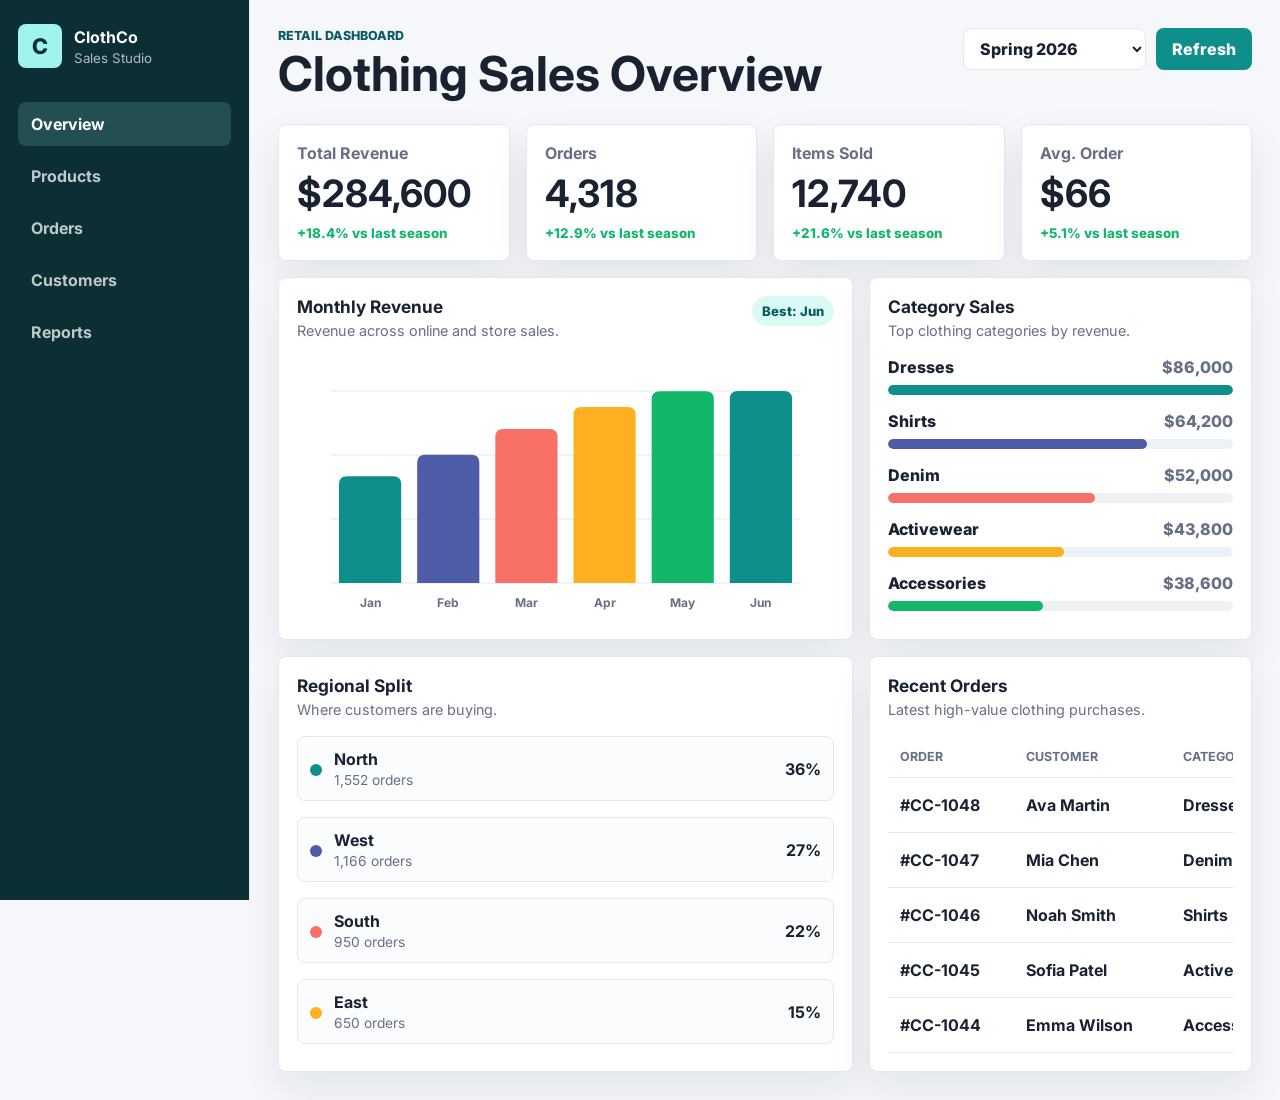
<file: index.html>
<!DOCTYPE html>
<html lang="en">
<head>
  <meta charset="UTF-8">
  <meta name="viewport" content="width=device-width, initial-scale=1.0">
  <title>Clothing Sales Dashboard</title>
  <link rel="preconnect" href="https://fonts.googleapis.com">
  <link rel="preconnect" href="https://fonts.gstatic.com" crossorigin>
  <link href="https://fonts.googleapis.com/css2?family=Inter:wght@400;500;600;700;800&display=swap" rel="stylesheet">
  <link rel="stylesheet" href="styles.css">
</head>
<body>
  <div class="dashboard">
    <aside class="sidebar" aria-label="Dashboard navigation">
      <div class="brand">
        <span class="brand-mark">C</span>
        <div>
          <strong>ClothCo</strong>
          <small>Sales Studio</small>
        </div>
      </div>

      <nav>
        <a class="active" href="#">Overview</a>
        <a href="#">Products</a>
        <a href="#">Orders</a>
        <a href="#">Customers</a>
        <a href="#">Reports</a>
      </nav>
    </aside>

    <main class="main-content">
      <header class="topbar">
        <div>
          <p class="eyebrow">Retail dashboard</p>
          <h1>Clothing Sales Overview</h1>
        </div>
        <div class="filters">
          <select id="seasonFilter" aria-label="Select sales season">
            <option value="spring">Spring 2026</option>
            <option value="summer">Summer 2026</option>
            <option value="winter">Winter 2025</option>
          </select>
          <button type="button" id="refreshButton">Refresh</button>
        </div>
      </header>

      <section class="kpi-grid" aria-label="Key sales metrics">
        <article class="kpi-card">
          <span>Total Revenue</span>
          <strong id="revenueMetric">$0</strong>
          <small id="revenueTrend">+0% vs last season</small>
        </article>
        <article class="kpi-card">
          <span>Orders</span>
          <strong id="ordersMetric">0</strong>
          <small id="ordersTrend">+0% vs last season</small>
        </article>
        <article class="kpi-card">
          <span>Items Sold</span>
          <strong id="itemsMetric">0</strong>
          <small id="itemsTrend">+0% vs last season</small>
        </article>
        <article class="kpi-card">
          <span>Avg. Order</span>
          <strong id="averageMetric">$0</strong>
          <small id="averageTrend">+0% vs last season</small>
        </article>
      </section>

      <section class="dashboard-grid">
        <article class="panel revenue-panel">
          <div class="panel-heading">
            <div>
              <h2>Monthly Revenue</h2>
              <p>Revenue across online and store sales.</p>
            </div>
            <span id="bestMonthBadge">Best: -</span>
          </div>
          <canvas id="revenueChart" height="260" aria-label="Monthly revenue chart"></canvas>
        </article>

        <article class="panel">
          <div class="panel-heading">
            <div>
              <h2>Category Sales</h2>
              <p>Top clothing categories by revenue.</p>
            </div>
          </div>
          <div class="category-list" id="categoryList"></div>
        </article>

        <article class="panel">
          <div class="panel-heading">
            <div>
              <h2>Regional Split</h2>
              <p>Where customers are buying.</p>
            </div>
          </div>
          <div class="region-list" id="regionList"></div>
        </article>

        <article class="panel orders-panel">
          <div class="panel-heading">
            <div>
              <h2>Recent Orders</h2>
              <p>Latest high-value clothing purchases.</p>
            </div>
          </div>
          <div class="table-wrap">
            <table>
              <thead>
                <tr>
                  <th>Order</th>
                  <th>Customer</th>
                  <th>Category</th>
                  <th>Status</th>
                  <th>Total</th>
                </tr>
              </thead>
              <tbody id="ordersTable"></tbody>
            </table>
          </div>
        </article>
      </section>
    </main>
  </div>

  <script src="script.js"></script>
</body>
</html>
</file>
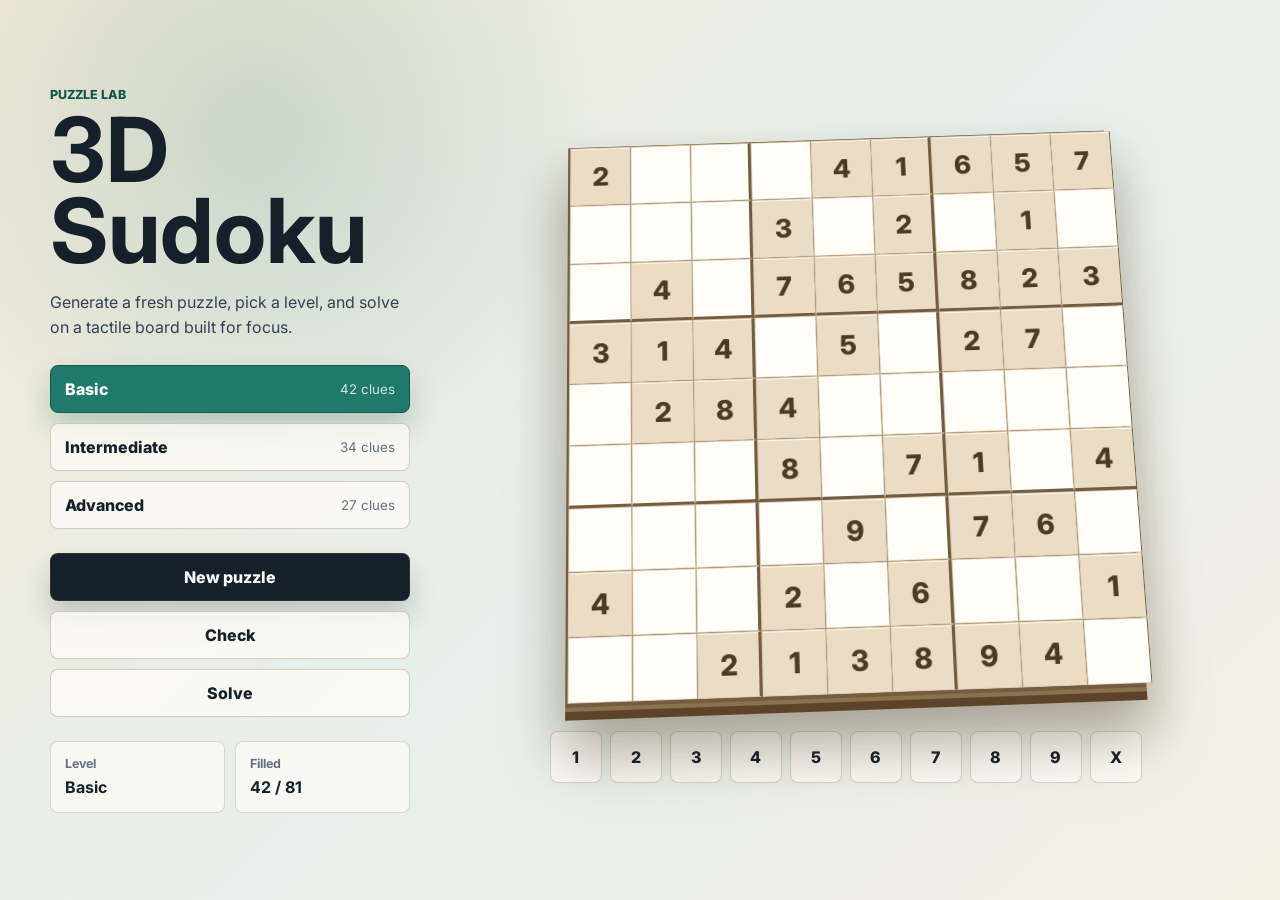
<file: sudoku.html>
<!DOCTYPE html>
<html lang="en">
<head>
  <meta charset="UTF-8">
  <meta name="viewport" content="width=device-width, initial-scale=1.0">
  <title>3D Sudoku Generator</title>
  <link rel="preconnect" href="https://fonts.googleapis.com">
  <link rel="preconnect" href="https://fonts.gstatic.com" crossorigin>
  <link href="https://fonts.googleapis.com/css2?family=Inter:wght@400;600;700;800&display=swap" rel="stylesheet">
  <link rel="stylesheet" href="sudoku.css">
</head>
<body>
  <main class="app-shell">
    <section class="control-panel" aria-label="Sudoku controls">
      <div>
        <p class="eyebrow">Puzzle Lab</p>
        <h1>3D Sudoku</h1>
        <p class="summary">Generate a fresh puzzle, pick a level, and solve on a tactile board built for focus.</p>
      </div>

      <div class="difficulty-group" role="group" aria-label="Choose difficulty">
        <button class="difficulty-button active" type="button" data-level="basic">
          <span>Basic</span>
          <small>42 clues</small>
        </button>
        <button class="difficulty-button" type="button" data-level="intermediate">
          <span>Intermediate</span>
          <small>34 clues</small>
        </button>
        <button class="difficulty-button" type="button" data-level="advanced">
          <span>Advanced</span>
          <small>27 clues</small>
        </button>
      </div>

      <div class="actions">
        <button class="primary-action" type="button" id="newPuzzleButton">New puzzle</button>
        <button class="secondary-action" type="button" id="checkButton">Check</button>
        <button class="secondary-action" type="button" id="solveButton">Solve</button>
      </div>

      <div class="status-strip" aria-live="polite">
        <div>
          <span class="label">Level</span>
          <strong id="levelText">Basic</strong>
        </div>
        <div>
          <span class="label">Filled</span>
          <strong id="filledText">0 / 81</strong>
        </div>
      </div>
    </section>

    <section class="board-stage" aria-label="Sudoku board">
      <div class="board-perspective">
        <div class="sudoku-board" id="sudokuBoard"></div>
      </div>
      <div class="number-pad" id="numberPad" aria-label="Number pad"></div>
    </section>
  </main>

  <script src="sudoku.js"></script>
</body>
</html>
</file>
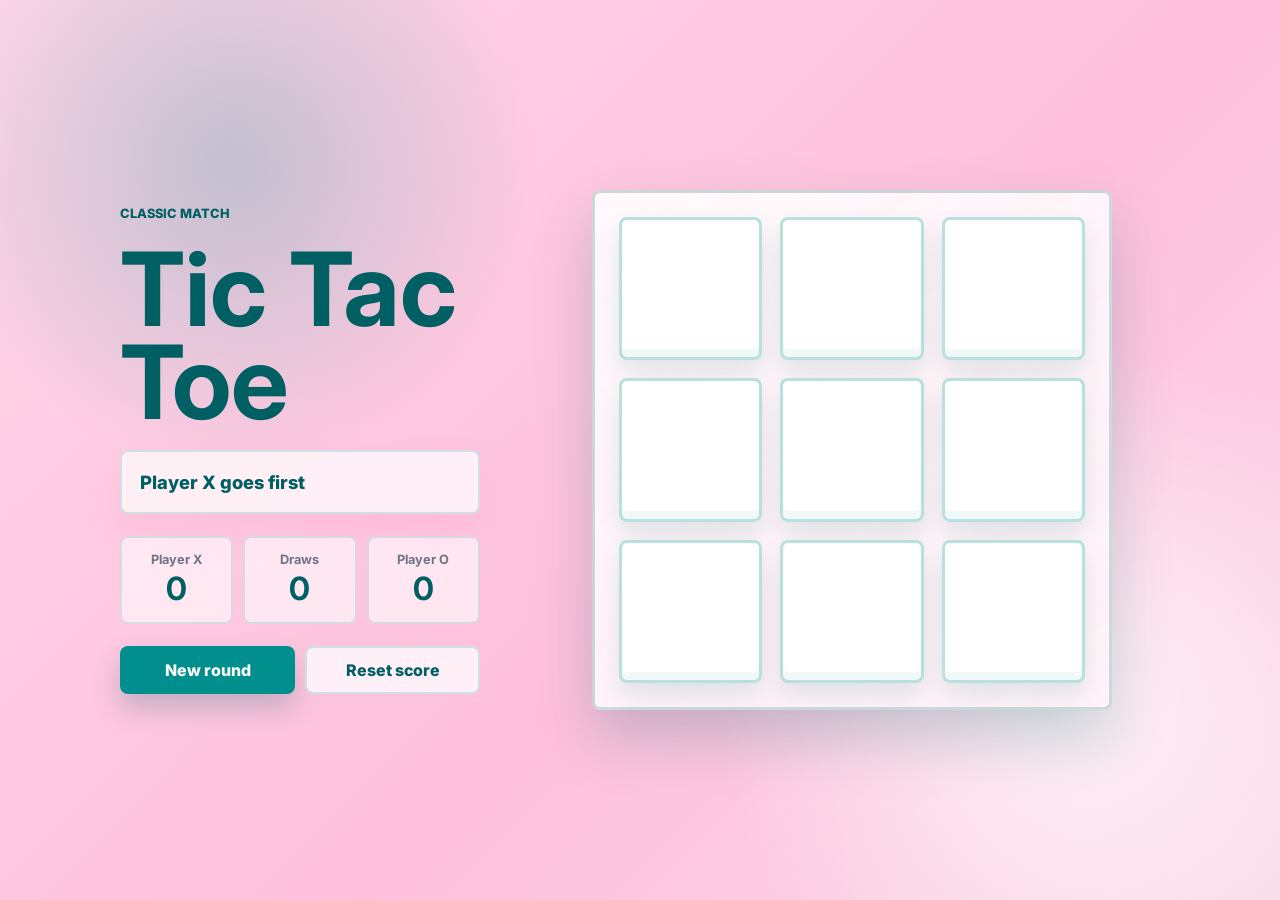
<file: tic-tac-toe.html>
<!DOCTYPE html>
<html lang="en">
<head>
  <meta charset="UTF-8">
  <meta name="viewport" content="width=device-width, initial-scale=1.0">
  <title>Pink Teal Tic Tac Toe</title>
  <link rel="preconnect" href="https://fonts.googleapis.com">
  <link rel="preconnect" href="https://fonts.gstatic.com" crossorigin>
  <link href="https://fonts.googleapis.com/css2?family=Inter:wght@400;600;700;800&display=swap" rel="stylesheet">
  <link rel="stylesheet" href="tic-tac-toe.css">
</head>
<body>
  <main class="game-shell">
    <section class="game-panel" aria-labelledby="gameTitle">
      <p class="eyebrow">Classic Match</p>
      <h1 id="gameTitle">Tic Tac Toe</h1>
      <p class="status" id="statusText" aria-live="polite">Player X goes first</p>

      <div class="scoreboard" aria-label="Scoreboard">
        <div>
          <span>Player X</span>
          <strong id="scoreX">0</strong>
        </div>
        <div>
          <span>Draws</span>
          <strong id="scoreDraw">0</strong>
        </div>
        <div>
          <span>Player O</span>
          <strong id="scoreO">0</strong>
        </div>
      </div>

      <div class="actions">
        <button type="button" id="newRoundButton">New round</button>
        <button type="button" id="resetScoreButton">Reset score</button>
      </div>
    </section>

    <section class="board-wrap" aria-label="Tic Tac Toe board">
      <div class="board" id="board">
        <button class="cell" type="button" aria-label="Cell 1"></button>
        <button class="cell" type="button" aria-label="Cell 2"></button>
        <button class="cell" type="button" aria-label="Cell 3"></button>
        <button class="cell" type="button" aria-label="Cell 4"></button>
        <button class="cell" type="button" aria-label="Cell 5"></button>
        <button class="cell" type="button" aria-label="Cell 6"></button>
        <button class="cell" type="button" aria-label="Cell 7"></button>
        <button class="cell" type="button" aria-label="Cell 8"></button>
        <button class="cell" type="button" aria-label="Cell 9"></button>
      </div>
    </section>
  </main>

  <script src="tic-tac-toe.js"></script>
</body>
</html>
</file>
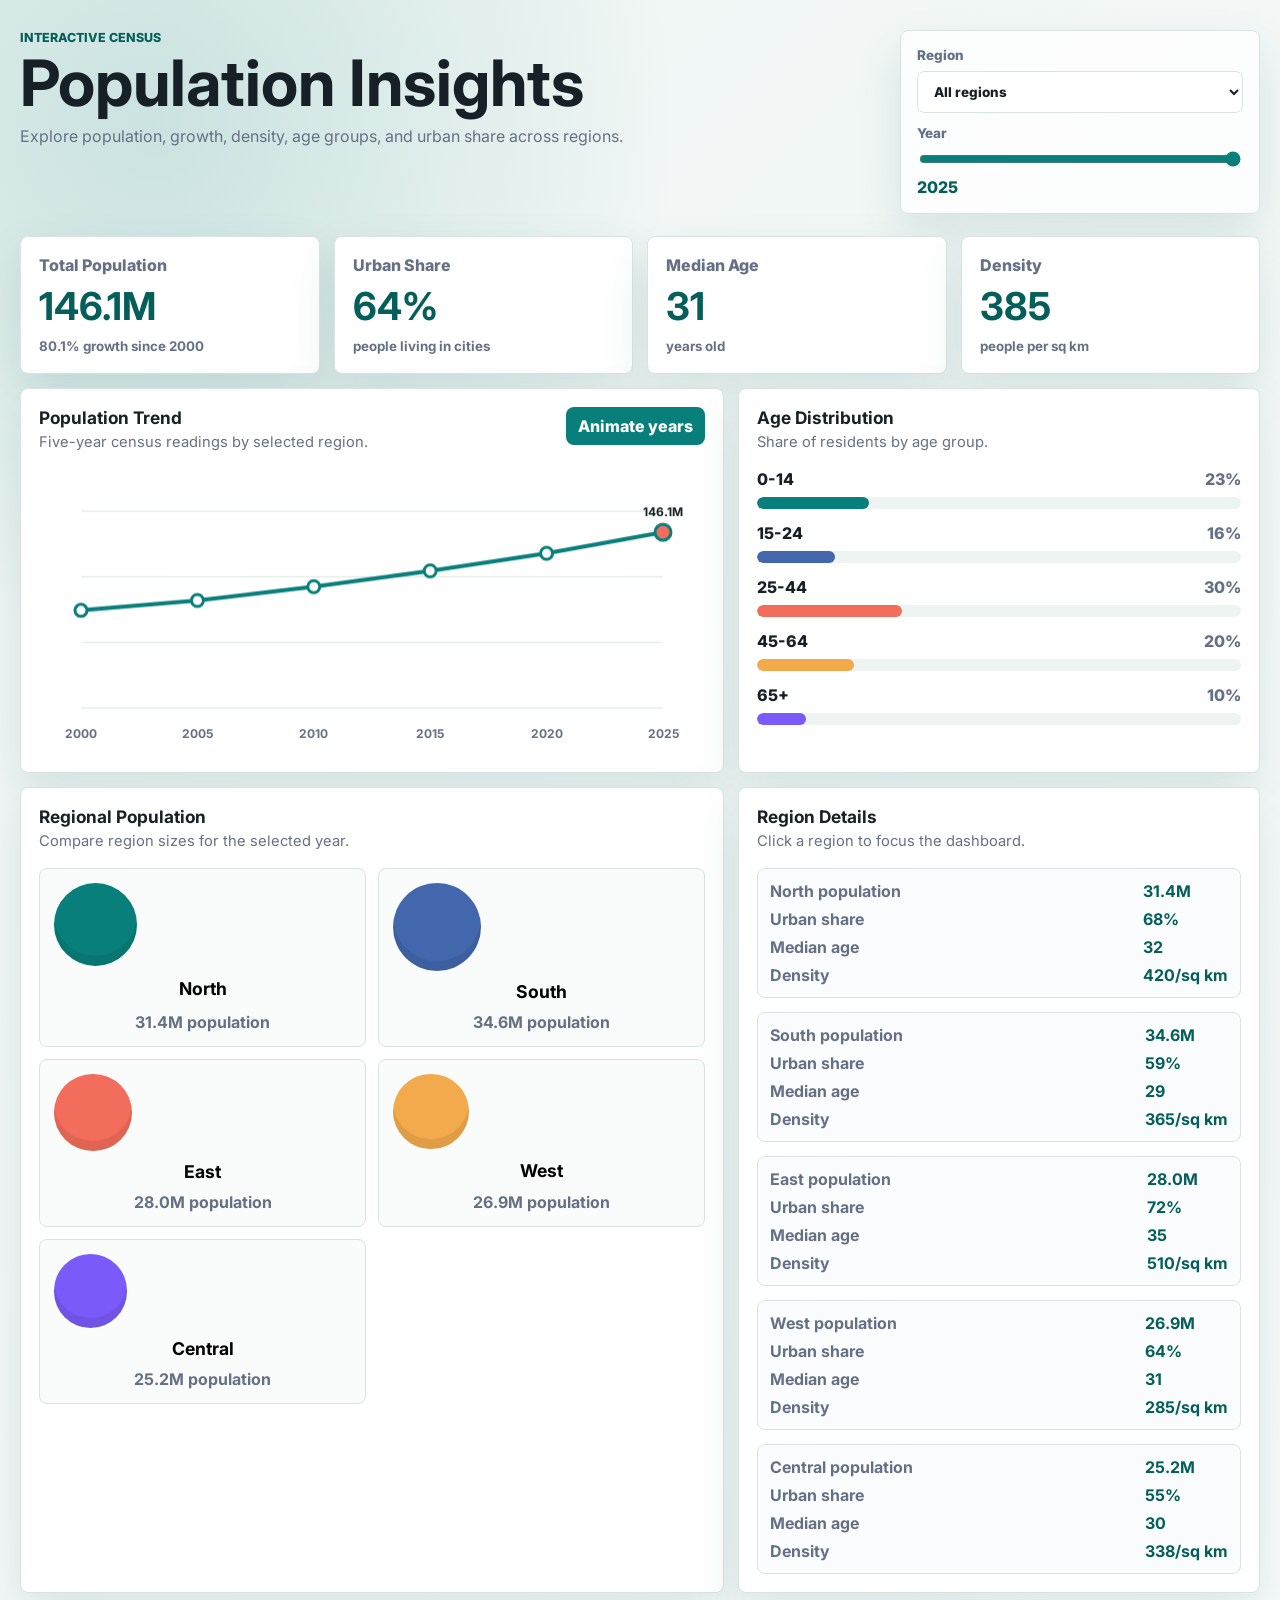
<file: Population-Census/population-census.html>
<!DOCTYPE html>
<html lang="en">
<head>
  <meta charset="UTF-8">
  <meta name="viewport" content="width=device-width, initial-scale=1.0">
  <title>Population Census Visualization</title>
  <link rel="preconnect" href="https://fonts.googleapis.com">
  <link rel="preconnect" href="https://fonts.gstatic.com" crossorigin>
  <link href="https://fonts.googleapis.com/css2?family=Inter:wght@400;500;600;700;800&display=swap" rel="stylesheet">
  <link rel="stylesheet" href="population-census.css">
</head>
<body>
  <main class="dashboard">
    <header class="hero">
      <div>
        <p class="eyebrow">Interactive Census</p>
        <h1>Population Insights</h1>
        <p class="summary">Explore population, growth, density, age groups, and urban share across regions.</p>
      </div>

      <div class="controls" aria-label="Visualization controls">
        <label>
          Region
          <select id="regionSelect">
            <option value="all">All regions</option>
            <option value="north">North</option>
            <option value="south">South</option>
            <option value="east">East</option>
            <option value="west">West</option>
            <option value="central">Central</option>
          </select>
        </label>

        <label>
          Year
          <input id="yearSlider" type="range" min="2000" max="2025" value="2025" step="5">
          <span id="yearValue">2025</span>
        </label>
      </div>
    </header>

    <section class="kpi-grid" aria-label="Census summary">
      <article class="kpi-card">
        <span>Total Population</span>
        <strong id="populationMetric">0</strong>
        <small id="growthMetric">0% growth</small>
      </article>
      <article class="kpi-card">
        <span>Urban Share</span>
        <strong id="urbanMetric">0%</strong>
        <small>people living in cities</small>
      </article>
      <article class="kpi-card">
        <span>Median Age</span>
        <strong id="ageMetric">0</strong>
        <small>years old</small>
      </article>
      <article class="kpi-card">
        <span>Density</span>
        <strong id="densityMetric">0</strong>
        <small>people per sq km</small>
      </article>
    </section>

    <section class="visual-grid">
      <article class="panel trend-panel">
        <div class="panel-heading">
          <div>
            <h2>Population Trend</h2>
            <p>Five-year census readings by selected region.</p>
          </div>
          <button type="button" id="animateButton">Animate years</button>
        </div>
        <canvas id="trendChart" height="280" aria-label="Population trend chart"></canvas>
      </article>

      <article class="panel">
        <div class="panel-heading">
          <div>
            <h2>Age Distribution</h2>
            <p>Share of residents by age group.</p>
          </div>
        </div>
        <div class="age-list" id="ageList"></div>
      </article>

      <article class="panel">
        <div class="panel-heading">
          <div>
            <h2>Regional Population</h2>
            <p>Compare region sizes for the selected year.</p>
          </div>
        </div>
        <div class="region-map" id="regionMap"></div>
      </article>

      <article class="panel">
        <div class="panel-heading">
          <div>
            <h2>Region Details</h2>
            <p>Click a region to focus the dashboard.</p>
          </div>
        </div>
        <div class="detail-list" id="detailList"></div>
      </article>
    </section>
  </main>

  <script src="population-census.js"></script>
</body>
</html>
</file>
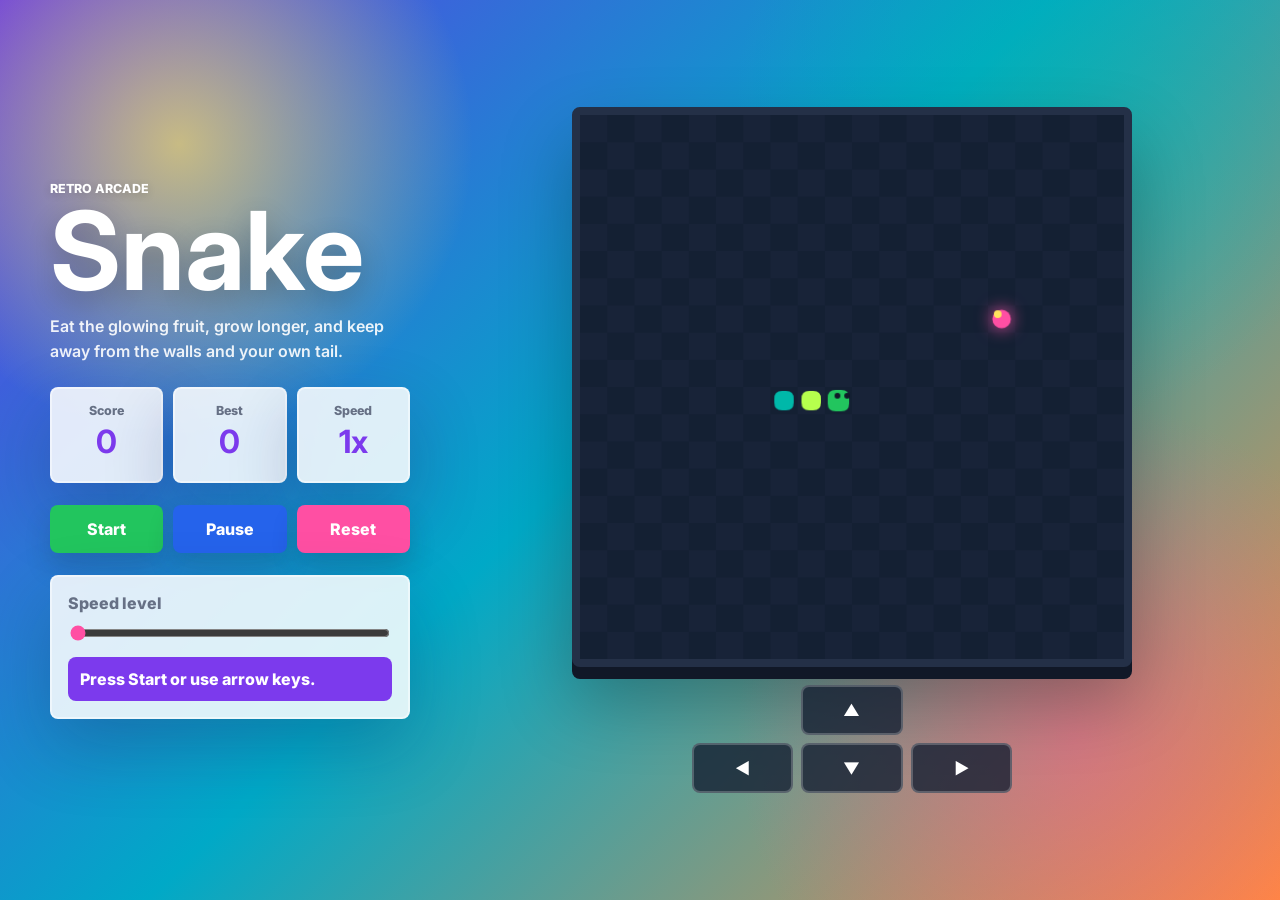
<file: Snake-Game/snake.html>
<!DOCTYPE html>
<html lang="en">
<head>
  <meta charset="UTF-8">
  <meta name="viewport" content="width=device-width, initial-scale=1.0">
  <title>Retro Snake Game</title>
  <link rel="preconnect" href="https://fonts.googleapis.com">
  <link rel="preconnect" href="https://fonts.gstatic.com" crossorigin>
  <link href="https://fonts.googleapis.com/css2?family=Inter:wght@400;600;700;800&display=swap" rel="stylesheet">
  <link rel="stylesheet" href="snake.css">
</head>
<body>
  <main class="game-shell">
    <section class="side-panel" aria-label="Snake game controls">
      <div>
        <p class="eyebrow">Retro Arcade</p>
        <h1>Snake</h1>
        <p class="summary">Eat the glowing fruit, grow longer, and keep away from the walls and your own tail.</p>
      </div>

      <div class="stats-grid">
        <article>
          <span>Score</span>
          <strong id="scoreText">0</strong>
        </article>
        <article>
          <span>Best</span>
          <strong id="bestText">0</strong>
        </article>
        <article>
          <span>Speed</span>
          <strong id="speedText">1x</strong>
        </article>
      </div>

      <div class="actions">
        <button type="button" id="startButton">Start</button>
        <button type="button" id="pauseButton">Pause</button>
        <button type="button" id="resetButton">Reset</button>
      </div>

      <div class="mode-panel">
        <label>
          Speed level
          <input id="speedSlider" type="range" min="1" max="5" value="1">
        </label>
        <p id="statusText" aria-live="polite">Press Start or use arrow keys.</p>
      </div>
    </section>

    <section class="play-area" aria-label="Snake game board">
      <canvas id="gameCanvas" width="560" height="560"></canvas>
      <div class="touch-pad" aria-label="Touch controls">
        <button type="button" data-direction="up" aria-label="Move up">▲</button>
        <button type="button" data-direction="left" aria-label="Move left">◀</button>
        <button type="button" data-direction="down" aria-label="Move down">▼</button>
        <button type="button" data-direction="right" aria-label="Move right">▶</button>
      </div>
    </section>
  </main>

  <script src="snake.js"></script>
</body>
</html>
</file>
<file: styles.css>
:root {
  --bg: #f5f7fb;
  --panel: #ffffff;
  --ink: #182230;
  --muted: #667085;
  --line: #e4e7ec;
  --teal: #0f8f8c;
  --teal-dark: #075d62;
  --coral: #f97066;
  --gold: #fdb022;
  --blue: #4e5ba6;
  --green: #12b76a;
  --shadow: 0 18px 40px rgba(16, 24, 40, 0.08);
}

* {
  box-sizing: border-box;
}

body {
  min-height: 100vh;
  margin: 0;
  font-family: Inter, system-ui, -apple-system, BlinkMacSystemFont, "Segoe UI", sans-serif;
  color: var(--ink);
  background: var(--bg);
}

button,
select {
  font: inherit;
}

.dashboard {
  min-height: 100vh;
  display: grid;
  grid-template-columns: 250px 1fr;
}

.sidebar {
  position: sticky;
  top: 0;
  height: 100vh;
  padding: 24px 18px;
  border-right: 1px solid var(--line);
  background: #0b2f35;
  color: #ffffff;
}

.brand {
  display: flex;
  align-items: center;
  gap: 12px;
  margin-bottom: 34px;
}

.brand-mark {
  width: 44px;
  height: 44px;
  display: grid;
  place-items: center;
  border-radius: 8px;
  color: #0b2f35;
  background: #9ff4ed;
  font-weight: 800;
  font-size: 1.35rem;
}

.brand strong,
.brand small {
  display: block;
}

.brand small {
  margin-top: 3px;
  color: rgba(255, 255, 255, 0.68);
}

nav {
  display: grid;
  gap: 8px;
}

nav a {
  padding: 12px 13px;
  border-radius: 8px;
  color: rgba(255, 255, 255, 0.74);
  text-decoration: none;
  font-weight: 700;
}

nav a.active,
nav a:hover {
  color: #ffffff;
  background: rgba(159, 244, 237, 0.16);
}

.main-content {
  padding: 28px;
}

.topbar {
  display: flex;
  justify-content: space-between;
  align-items: flex-start;
  gap: 18px;
  margin-bottom: 24px;
}

.eyebrow {
  margin: 0 0 6px;
  color: var(--teal-dark);
  font-size: 0.78rem;
  font-weight: 800;
  letter-spacing: 0;
  text-transform: uppercase;
}

h1,
h2,
p {
  margin-top: 0;
}

h1 {
  margin-bottom: 0;
  font-size: clamp(1.9rem, 4vw, 3rem);
  line-height: 1.06;
  letter-spacing: 0;
}

.filters {
  display: flex;
  gap: 10px;
}

select,
.filters button {
  min-height: 42px;
  border-radius: 8px;
  font-weight: 800;
}

select {
  min-width: 160px;
  padding: 0 36px 0 12px;
  border: 1px solid var(--line);
  color: var(--ink);
  background: var(--panel);
}

.filters button {
  border: 0;
  padding: 0 16px;
  color: #ffffff;
  background: var(--teal);
  cursor: pointer;
}

.kpi-grid {
  display: grid;
  grid-template-columns: repeat(4, minmax(0, 1fr));
  gap: 16px;
  margin-bottom: 16px;
}

.kpi-card,
.panel {
  border: 1px solid var(--line);
  border-radius: 8px;
  background: var(--panel);
  box-shadow: var(--shadow);
}

.kpi-card {
  min-height: 132px;
  padding: 18px;
}

.kpi-card span {
  display: block;
  color: var(--muted);
  font-weight: 700;
  margin-bottom: 12px;
}

.kpi-card strong {
  display: block;
  margin-bottom: 10px;
  font-size: clamp(1.8rem, 4vw, 2.35rem);
  line-height: 1;
}

.kpi-card small {
  color: var(--green);
  font-weight: 800;
}

.dashboard-grid {
  display: grid;
  grid-template-columns: 1.5fr 1fr;
  gap: 16px;
}

.panel {
  min-width: 0;
  padding: 18px;
}

.revenue-panel,
.orders-panel {
  grid-column: span 1;
}

.panel-heading {
  display: flex;
  justify-content: space-between;
  align-items: flex-start;
  gap: 16px;
  margin-bottom: 18px;
}

.panel-heading h2 {
  margin-bottom: 5px;
  font-size: 1.08rem;
}

.panel-heading p {
  margin-bottom: 0;
  color: var(--muted);
  font-size: 0.9rem;
}

#bestMonthBadge {
  white-space: nowrap;
  padding: 7px 10px;
  border-radius: 999px;
  color: var(--teal-dark);
  background: #dcfaf5;
  font-size: 0.82rem;
  font-weight: 800;
}

canvas {
  width: 100%;
  max-width: 100%;
}

.category-list,
.region-list {
  display: grid;
  gap: 16px;
}

.metric-row {
  display: grid;
  gap: 8px;
}

.metric-top {
  display: flex;
  justify-content: space-between;
  gap: 12px;
  font-weight: 800;
}

.metric-top span:last-child {
  color: var(--muted);
}

.bar-track {
  height: 10px;
  border-radius: 999px;
  overflow: hidden;
  background: #edf2f7;
}

.bar-fill {
  height: 100%;
  border-radius: inherit;
  background: var(--teal);
}

.region-card {
  display: grid;
  grid-template-columns: auto 1fr auto;
  gap: 12px;
  align-items: center;
  padding: 12px;
  border: 1px solid var(--line);
  border-radius: 8px;
  background: #fbfcfe;
}

.region-dot {
  width: 12px;
  height: 12px;
  border-radius: 50%;
  background: var(--teal);
}

.region-card strong,
.region-card span {
  display: block;
}

.region-card span {
  margin-top: 3px;
  color: var(--muted);
  font-size: 0.86rem;
}

.table-wrap {
  overflow-x: auto;
}

table {
  width: 100%;
  border-collapse: collapse;
  min-width: 620px;
}

th,
td {
  padding: 13px 12px;
  border-bottom: 1px solid var(--line);
  text-align: left;
  white-space: nowrap;
}

th {
  color: var(--muted);
  font-size: 0.78rem;
  text-transform: uppercase;
}

td {
  font-weight: 700;
}

.status-pill {
  display: inline-flex;
  align-items: center;
  min-height: 28px;
  padding: 0 10px;
  border-radius: 999px;
  color: var(--teal-dark);
  background: #dcfaf5;
  font-size: 0.82rem;
}

.status-pill.pending {
  color: #93370d;
  background: #fef0c7;
}

@media (max-width: 1040px) {
  .dashboard {
    grid-template-columns: 1fr;
  }

  .sidebar {
    position: static;
    height: auto;
  }

  nav {
    grid-template-columns: repeat(5, minmax(max-content, 1fr));
    overflow-x: auto;
  }

  .kpi-grid,
  .dashboard-grid {
    grid-template-columns: repeat(2, minmax(0, 1fr));
  }
}

@media (max-width: 720px) {
  .main-content {
    padding: 18px;
  }

  .topbar,
  .filters {
    flex-direction: column;
    align-items: stretch;
  }

  .kpi-grid,
  .dashboard-grid {
    grid-template-columns: 1fr;
  }
}
</file>
<file: sudoku.css>
:root {
  --ink: #15202b;
  --muted: #667085;
  --panel: #fffdf8;
  --line: #d8c7ad;
  --heavy-line: #735c3f;
  --accent: #1f7a6b;
  --accent-deep: #13564c;
  --bad: #b42318;
  --good: #027a48;
  --cell-size: clamp(34px, 8.6vw, 62px);
}

* {
  box-sizing: border-box;
}

body {
  min-height: 100vh;
  margin: 0;
  font-family: Inter, system-ui, -apple-system, BlinkMacSystemFont, "Segoe UI", sans-serif;
  color: var(--ink);
  background:
    radial-gradient(circle at 20% 15%, rgba(31, 122, 107, 0.18), transparent 28%),
    linear-gradient(135deg, #f3e9d7 0%, #e7f0ec 52%, #f6f0e6 100%);
}

button,
input {
  font: inherit;
}

.app-shell {
  width: min(1180px, calc(100% - 32px));
  min-height: 100vh;
  margin: 0 auto;
  display: grid;
  grid-template-columns: minmax(280px, 360px) 1fr;
  gap: clamp(24px, 4vw, 54px);
  align-items: center;
  padding: 32px 0;
}

.control-panel {
  display: grid;
  gap: 24px;
  align-content: start;
}

.eyebrow {
  margin: 0 0 8px;
  color: var(--accent-deep);
  font-size: 0.78rem;
  font-weight: 800;
  letter-spacing: 0;
  text-transform: uppercase;
}

h1 {
  margin: 0;
  font-size: clamp(2.4rem, 8vw, 5.6rem);
  line-height: 0.9;
  letter-spacing: 0;
}

.summary {
  max-width: 30rem;
  margin: 18px 0 0;
  color: #344054;
  font-size: 1rem;
  line-height: 1.6;
}

.difficulty-group,
.actions,
.status-strip {
  display: grid;
  gap: 10px;
}

.difficulty-button,
.primary-action,
.secondary-action {
  min-height: 48px;
  border: 1px solid rgba(115, 92, 63, 0.28);
  border-radius: 8px;
  cursor: pointer;
  transition: transform 160ms ease, box-shadow 160ms ease, background 160ms ease;
}

.difficulty-button {
  display: flex;
  justify-content: space-between;
  align-items: center;
  gap: 16px;
  padding: 12px 14px;
  color: var(--ink);
  background: rgba(255, 253, 248, 0.72);
  text-align: left;
}

.difficulty-button span {
  font-weight: 800;
}

.difficulty-button small {
  color: var(--muted);
  white-space: nowrap;
}

.difficulty-button.active {
  color: white;
  background: var(--accent);
  border-color: var(--accent-deep);
  box-shadow: 0 14px 28px rgba(19, 86, 76, 0.24);
}

.difficulty-button.active small {
  color: rgba(255, 255, 255, 0.78);
}

.primary-action,
.secondary-action {
  padding: 0 16px;
  font-weight: 800;
}

.primary-action {
  color: white;
  background: var(--ink);
  box-shadow: 0 16px 28px rgba(21, 32, 43, 0.2);
}

.secondary-action {
  color: var(--ink);
  background: rgba(255, 253, 248, 0.74);
}

button:hover {
  transform: translateY(-1px);
}

button:active {
  transform: translateY(1px);
}

.status-strip {
  grid-template-columns: 1fr 1fr;
}

.status-strip > div {
  min-height: 72px;
  padding: 14px;
  border: 1px solid rgba(115, 92, 63, 0.22);
  border-radius: 8px;
  background: rgba(255, 253, 248, 0.68);
}

.label {
  display: block;
  color: var(--muted);
  font-size: 0.78rem;
  font-weight: 700;
  margin-bottom: 6px;
}

.board-stage {
  display: grid;
  justify-items: center;
  gap: 26px;
}

.board-perspective {
  width: calc((var(--cell-size) * 9) + 26px);
  max-width: 100%;
  padding: 13px;
  perspective: 1200px;
  filter: drop-shadow(0 34px 28px rgba(62, 45, 24, 0.24));
}

.sudoku-board {
  display: grid;
  grid-template-columns: repeat(9, var(--cell-size));
  grid-template-rows: repeat(9, var(--cell-size));
  width: calc(var(--cell-size) * 9);
  border: 4px solid var(--heavy-line);
  background: var(--heavy-line);
  transform: rotateX(10deg) rotateZ(-2deg);
  transform-style: preserve-3d;
  box-shadow: 0 4px 0 #8a714f, 0 12px 0 #5c4329, 0 32px 48px rgba(76, 54, 29, 0.24);
}

.cell {
  width: var(--cell-size);
  height: var(--cell-size);
  border: 1px solid var(--line);
  border-radius: 0;
  color: var(--ink);
  background: var(--panel);
  text-align: center;
  font-size: clamp(1.05rem, 4.2vw, 1.7rem);
  font-weight: 800;
  outline: none;
  transform: translateZ(8px);
  box-shadow: inset 0 1px 0 rgba(255, 255, 255, 0.8);
}

.cell:nth-child(3n) {
  border-right-color: var(--heavy-line);
  border-right-width: 3px;
}

.cell:nth-child(n + 19):nth-child(-n + 27),
.cell:nth-child(n + 46):nth-child(-n + 54) {
  border-bottom-color: var(--heavy-line);
  border-bottom-width: 3px;
}

.cell:nth-child(9n) {
  border-right-width: 1px;
}

.cell.given {
  color: #4b3924;
  background: #eadcc5;
}

.cell.selected {
  background: #d9f4ed;
  box-shadow: inset 0 0 0 3px var(--accent), inset 0 1px 0 rgba(255, 255, 255, 0.8);
}

.cell.peer {
  background: #f1f7f4;
}

.cell.match {
  color: var(--accent-deep);
}

.cell.error {
  color: var(--bad);
  background: #fff0ed;
}

.cell.correct {
  color: var(--good);
}

.number-pad {
  display: grid;
  grid-template-columns: repeat(10, minmax(38px, 52px));
  gap: 8px;
  max-width: 100%;
  overflow-x: auto;
  padding: 2px 0 6px;
}

.pad-button {
  min-width: 38px;
  aspect-ratio: 1;
  border: 1px solid rgba(115, 92, 63, 0.26);
  border-radius: 8px;
  color: var(--ink);
  background: rgba(255, 253, 248, 0.8);
  font-weight: 800;
  cursor: pointer;
}

.message {
  color: var(--accent-deep);
}

@media (max-width: 860px) {
  .app-shell {
    grid-template-columns: 1fr;
    align-items: start;
    padding-top: 22px;
  }

  .control-panel {
    gap: 18px;
  }

  h1 {
    font-size: clamp(2.5rem, 15vw, 4.4rem);
  }

  .sudoku-board {
    transform: rotateX(7deg) rotateZ(-1deg);
  }
}

@media (max-width: 460px) {
  :root {
    --cell-size: min(10vw, 39px);
  }

  .app-shell {
    width: min(100% - 18px, 1180px);
  }

  .difficulty-button {
    align-items: flex-start;
    flex-direction: column;
    gap: 4px;
  }

  .number-pad {
    grid-template-columns: repeat(5, minmax(42px, 1fr));
    width: 100%;
  }
}
</file>
<file: tic-tac-toe.css>
:root {
  --pink-bg: #ffd6e8;
  --pink-soft: #fff0f7;
  --pink-card: rgba(255, 246, 250, 0.86);
  --teal: #008f8c;
  --teal-dark: #005f63;
  --ink: #273044;
  --muted: #6f7585;
  --white: #ffffff;
  --shadow: 0 28px 60px rgba(0, 95, 99, 0.22);
}

* {
  box-sizing: border-box;
}

body {
  min-height: 100vh;
  margin: 0;
  font-family: Inter, system-ui, -apple-system, BlinkMacSystemFont, "Segoe UI", sans-serif;
  color: var(--ink);
  background:
    radial-gradient(circle at 18% 18%, rgba(0, 143, 140, 0.24), transparent 24%),
    radial-gradient(circle at 84% 78%, rgba(255, 255, 255, 0.72), transparent 28%),
    linear-gradient(135deg, var(--pink-bg), #ffc0dc 58%, #f8d9e8);
}

button {
  font: inherit;
}

.game-shell {
  width: min(1040px, calc(100% - 32px));
  min-height: 100vh;
  margin: 0 auto;
  display: grid;
  grid-template-columns: minmax(280px, 360px) 1fr;
  gap: clamp(28px, 5vw, 70px);
  align-items: center;
  padding: 36px 0;
}

.game-panel {
  display: grid;
  gap: 22px;
}

.eyebrow {
  margin: 0;
  color: var(--teal-dark);
  font-size: 0.8rem;
  font-weight: 800;
  letter-spacing: 0;
  text-transform: uppercase;
}

h1 {
  margin: 0;
  color: var(--teal-dark);
  font-size: clamp(3.2rem, 9vw, 6.4rem);
  line-height: 0.9;
  letter-spacing: 0;
}

.status {
  min-height: 64px;
  margin: 0;
  display: grid;
  place-items: center start;
  padding: 16px 18px;
  border: 2px solid rgba(0, 143, 140, 0.18);
  border-radius: 8px;
  color: var(--teal-dark);
  background: var(--pink-card);
  font-size: 1.15rem;
  font-weight: 800;
  box-shadow: 0 16px 34px rgba(255, 105, 165, 0.12);
}

.scoreboard {
  display: grid;
  grid-template-columns: repeat(3, 1fr);
  gap: 10px;
}

.scoreboard div {
  min-height: 88px;
  padding: 14px 10px;
  border: 2px solid rgba(0, 143, 140, 0.16);
  border-radius: 8px;
  background: rgba(255, 255, 255, 0.58);
  text-align: center;
}

.scoreboard span {
  display: block;
  color: var(--muted);
  font-size: 0.8rem;
  font-weight: 700;
}

.scoreboard strong {
  display: block;
  margin-top: 6px;
  color: var(--teal-dark);
  font-size: 2rem;
  line-height: 1;
}

.actions {
  display: grid;
  grid-template-columns: 1fr 1fr;
  gap: 10px;
}

.actions button {
  min-height: 48px;
  border: 0;
  border-radius: 8px;
  cursor: pointer;
  font-weight: 800;
  transition: transform 160ms ease, box-shadow 160ms ease, background 160ms ease;
}

#newRoundButton {
  color: var(--white);
  background: var(--teal);
  box-shadow: 0 14px 28px rgba(0, 95, 99, 0.24);
}

#resetScoreButton {
  color: var(--teal-dark);
  background: var(--pink-soft);
  border: 2px solid rgba(0, 143, 140, 0.18);
}

button:hover {
  transform: translateY(-2px);
}

button:active {
  transform: translateY(1px);
}

.board-wrap {
  display: grid;
  place-items: center;
}

.board {
  width: min(88vw, 520px);
  aspect-ratio: 1;
  display: grid;
  grid-template-columns: repeat(3, 1fr);
  gap: clamp(10px, 2.4vw, 18px);
  padding: clamp(14px, 3vw, 24px);
  border: 3px solid rgba(0, 95, 99, 0.2);
  border-radius: 8px;
  background: linear-gradient(145deg, rgba(255, 255, 255, 0.6), rgba(255, 240, 247, 0.38)), var(--pink-card);
  box-shadow: var(--shadow);
}

.cell {
  display: grid;
  place-items: center;
  border: 3px solid rgba(0, 143, 140, 0.28);
  border-radius: 8px;
  color: var(--teal-dark);
  background: var(--white);
  cursor: pointer;
  font-size: clamp(3.2rem, 15vw, 7rem);
  font-weight: 800;
  line-height: 1;
  box-shadow: inset 0 -8px 0 rgba(0, 143, 140, 0.06), 0 12px 24px rgba(0, 95, 99, 0.12);
  transition: transform 160ms ease, background 160ms ease, border-color 160ms ease;
}

.cell:hover:not(:disabled) {
  background: #ecfffc;
  border-color: var(--teal);
}

.cell.x {
  color: var(--teal-dark);
}

.cell.o {
  color: #d93684;
}

.cell.win {
  color: var(--white);
  background: var(--teal);
  border-color: var(--teal-dark);
  box-shadow: 0 18px 34px rgba(0, 95, 99, 0.28);
}

.cell:disabled {
  cursor: default;
}

@media (max-width: 760px) {
  .game-shell {
    grid-template-columns: 1fr;
    align-items: start;
    padding-top: 28px;
  }

  .game-panel {
    gap: 16px;
  }
}

@media (max-width: 440px) {
  .game-shell {
    width: min(100% - 20px, 1040px);
  }

  .scoreboard,
  .actions {
    grid-template-columns: 1fr;
  }

  .status {
    font-size: 1rem;
  }
}
</file>
<file: Population-Census/population-census.css>
:root {
  --bg: #eef5f3;
  --panel: #ffffff;
  --ink: #172026;
  --muted: #667085;
  --line: #d9e4e0;
  --teal: #087f7b;
  --teal-dark: #045e5a;
  --mint: #ccefe8;
  --blue: #4267ac;
  --coral: #f26d5b;
  --gold: #f2aa4c;
  --purple: #7a5af8;
  --shadow: 0 20px 48px rgba(4, 94, 90, 0.12);
}

* {
  box-sizing: border-box;
}

body {
  min-height: 100vh;
  margin: 0;
  font-family: Inter, system-ui, -apple-system, BlinkMacSystemFont, "Segoe UI", sans-serif;
  color: var(--ink);
  background:
    radial-gradient(circle at 12% 8%, rgba(8, 127, 123, 0.16), transparent 28%),
    linear-gradient(135deg, var(--bg), #f8fbfa);
}

button,
select,
input {
  font: inherit;
}

.dashboard {
  width: min(1240px, calc(100% - 32px));
  margin: 0 auto;
  padding: 30px 0;
}

.hero {
  display: flex;
  justify-content: space-between;
  gap: 24px;
  align-items: flex-start;
  margin-bottom: 22px;
}

.eyebrow {
  margin: 0 0 8px;
  color: var(--teal-dark);
  font-size: 0.78rem;
  font-weight: 800;
  letter-spacing: 0;
  text-transform: uppercase;
}

h1,
h2,
p {
  margin-top: 0;
}

h1 {
  margin-bottom: 10px;
  font-size: clamp(2.2rem, 5vw, 4.4rem);
  line-height: 0.95;
  letter-spacing: 0;
}

.summary {
  max-width: 620px;
  margin-bottom: 0;
  color: var(--muted);
  line-height: 1.6;
}

.controls {
  min-width: min(100%, 360px);
  display: grid;
  gap: 12px;
  padding: 16px;
  border: 1px solid var(--line);
  border-radius: 8px;
  background: rgba(255, 255, 255, 0.76);
  box-shadow: var(--shadow);
}

label {
  display: grid;
  gap: 8px;
  color: var(--muted);
  font-size: 0.84rem;
  font-weight: 800;
}

select {
  min-height: 42px;
  padding: 0 12px;
  border: 1px solid var(--line);
  border-radius: 8px;
  color: var(--ink);
  background: var(--panel);
  font-weight: 800;
}

input[type="range"] {
  accent-color: var(--teal);
}

#yearValue {
  color: var(--teal-dark);
  font-size: 1rem;
}

.kpi-grid {
  display: grid;
  grid-template-columns: repeat(4, minmax(0, 1fr));
  gap: 14px;
  margin-bottom: 14px;
}

.kpi-card,
.panel {
  border: 1px solid var(--line);
  border-radius: 8px;
  background: var(--panel);
  box-shadow: var(--shadow);
}

.kpi-card {
  min-height: 130px;
  padding: 18px;
}

.kpi-card span {
  display: block;
  margin-bottom: 12px;
  color: var(--muted);
  font-weight: 800;
}

.kpi-card strong {
  display: block;
  margin-bottom: 10px;
  color: var(--teal-dark);
  font-size: clamp(1.8rem, 3vw, 2.4rem);
  line-height: 1;
}

.kpi-card small {
  color: var(--muted);
  font-weight: 700;
}

.visual-grid {
  display: grid;
  grid-template-columns: 1.35fr 1fr;
  gap: 14px;
}

.panel {
  min-width: 0;
  padding: 18px;
}

.panel-heading {
  display: flex;
  justify-content: space-between;
  align-items: flex-start;
  gap: 14px;
  margin-bottom: 18px;
}

.panel-heading h2 {
  margin-bottom: 5px;
  font-size: 1.08rem;
}

.panel-heading p {
  margin-bottom: 0;
  color: var(--muted);
  font-size: 0.92rem;
}

#animateButton {
  min-height: 38px;
  padding: 0 12px;
  border: 0;
  border-radius: 8px;
  color: #ffffff;
  background: var(--teal);
  font-weight: 800;
  cursor: pointer;
  white-space: nowrap;
}

canvas {
  width: 100%;
  max-width: 100%;
}

.age-list,
.detail-list {
  display: grid;
  gap: 14px;
}

.metric-row {
  display: grid;
  gap: 8px;
}

.metric-top {
  display: flex;
  justify-content: space-between;
  gap: 12px;
  font-weight: 800;
}

.metric-top span:last-child {
  color: var(--muted);
}

.bar-track {
  height: 12px;
  overflow: hidden;
  border-radius: 999px;
  background: #edf4f2;
}

.bar-fill {
  height: 100%;
  border-radius: inherit;
  background: var(--teal);
}

.region-map {
  display: grid;
  grid-template-columns: repeat(2, minmax(0, 1fr));
  gap: 12px;
}

.region-card {
  min-height: 124px;
  display: grid;
  align-content: space-between;
  gap: 10px;
  padding: 14px;
  border: 1px solid var(--line);
  border-radius: 8px;
  background: #f9fcfb;
  cursor: pointer;
  transition: transform 160ms ease, border-color 160ms ease, background 160ms ease;
}

.region-card:hover,
.region-card.active {
  transform: translateY(-2px);
  border-color: var(--teal);
  background: #effbf8;
}

.region-card strong {
  font-size: 1.1rem;
}

.region-card span {
  color: var(--muted);
  font-weight: 700;
}

.bubble {
  width: var(--size);
  height: var(--size);
  min-width: 34px;
  min-height: 34px;
  border-radius: 50%;
  background: var(--color);
  box-shadow: inset 0 -10px 0 rgba(0, 0, 0, 0.08);
}

.detail-card {
  display: grid;
  grid-template-columns: 1fr auto;
  gap: 8px;
  align-items: center;
  padding: 12px;
  border: 1px solid var(--line);
  border-radius: 8px;
  background: #fbfcfe;
}

.detail-card span {
  color: var(--muted);
  font-weight: 700;
}

.detail-card strong {
  color: var(--teal-dark);
}

@media (max-width: 980px) {
  .hero {
    flex-direction: column;
  }

  .controls {
    width: 100%;
  }

  .kpi-grid,
  .visual-grid {
    grid-template-columns: repeat(2, minmax(0, 1fr));
  }
}

@media (max-width: 680px) {
  .dashboard {
    width: min(100% - 20px, 1240px);
    padding-top: 20px;
  }

  .kpi-grid,
  .visual-grid,
  .region-map {
    grid-template-columns: 1fr;
  }

  .panel-heading {
    flex-direction: column;
  }
}
</file>
<file: Snake-Game/snake.css>
:root {
  --ink: #152033;
  --muted: #667085;
  --panel: rgba(255, 255, 255, 0.86);
  --yellow: #ffe45e;
  --pink: #ff4fa3;
  --green: #22c55e;
  --lime: #b6ff4d;
  --teal: #00b8a9;
  --blue: #2563eb;
  --purple: #7c3aed;
  --shadow: 0 28px 70px rgba(32, 18, 77, 0.24);
}

* {
  box-sizing: border-box;
}

body {
  min-height: 100vh;
  margin: 0;
  font-family: Inter, system-ui, -apple-system, BlinkMacSystemFont, "Segoe UI", sans-serif;
  color: var(--ink);
  background:
    radial-gradient(circle at 14% 16%, rgba(255, 228, 94, 0.7), transparent 22%),
    radial-gradient(circle at 82% 12%, rgba(0, 184, 169, 0.45), transparent 24%),
    radial-gradient(circle at 84% 82%, rgba(255, 79, 163, 0.42), transparent 26%),
    linear-gradient(135deg, #6336e8 0%, #00a9c7 48%, #ff8a3d 100%);
}

button,
input {
  font: inherit;
}

.game-shell {
  width: min(1180px, calc(100% - 32px));
  min-height: 100vh;
  margin: 0 auto;
  display: grid;
  grid-template-columns: minmax(280px, 360px) 1fr;
  gap: clamp(24px, 5vw, 70px);
  align-items: center;
  padding: 32px 0;
}

.side-panel {
  display: grid;
  gap: 22px;
}

.eyebrow {
  margin: 0 0 8px;
  color: #ffffff;
  font-size: 0.78rem;
  font-weight: 800;
  letter-spacing: 0;
  text-transform: uppercase;
  text-shadow: 0 2px 8px rgba(0, 0, 0, 0.18);
}

h1 {
  margin: 0;
  color: #ffffff;
  font-size: clamp(3.4rem, 10vw, 6.8rem);
  line-height: 0.86;
  letter-spacing: 0;
  text-shadow: 0 10px 28px rgba(0, 0, 0, 0.24);
}

.summary {
  max-width: 31rem;
  margin: 16px 0 0;
  color: rgba(255, 255, 255, 0.9);
  line-height: 1.6;
  font-weight: 600;
}

.stats-grid {
  display: grid;
  grid-template-columns: repeat(3, 1fr);
  gap: 10px;
}

.stats-grid article,
.mode-panel {
  border: 2px solid rgba(255, 255, 255, 0.45);
  border-radius: 8px;
  background: var(--panel);
  box-shadow: var(--shadow);
}

.stats-grid article {
  min-height: 96px;
  padding: 14px 10px;
  text-align: center;
}

.stats-grid span {
  display: block;
  margin-bottom: 8px;
  color: var(--muted);
  font-size: 0.78rem;
  font-weight: 800;
}

.stats-grid strong {
  color: var(--purple);
  font-size: 2rem;
  line-height: 1;
}

.actions {
  display: grid;
  grid-template-columns: repeat(3, 1fr);
  gap: 10px;
}

.actions button,
.touch-pad button {
  border: 0;
  border-radius: 8px;
  cursor: pointer;
  font-weight: 800;
  transition: transform 160ms ease, box-shadow 160ms ease, filter 160ms ease;
}

.actions button {
  min-height: 48px;
  color: #ffffff;
  box-shadow: 0 14px 26px rgba(21, 32, 51, 0.18);
}

#startButton {
  background: var(--green);
}

#pauseButton {
  background: var(--blue);
}

#resetButton {
  background: var(--pink);
}

button:hover {
  transform: translateY(-2px);
  filter: saturate(1.08);
}

button:active {
  transform: translateY(1px);
}

.mode-panel {
  display: grid;
  gap: 14px;
  padding: 16px;
}

.mode-panel label {
  display: grid;
  gap: 10px;
  color: var(--muted);
  font-weight: 800;
}

input[type="range"] {
  accent-color: var(--pink);
}

#statusText {
  min-height: 44px;
  margin: 0;
  display: grid;
  align-items: center;
  padding: 10px 12px;
  border-radius: 8px;
  color: #ffffff;
  background: var(--purple);
  font-weight: 800;
}

.play-area {
  display: grid;
  justify-items: center;
  gap: 18px;
}

canvas {
  width: min(88vw, 560px);
  aspect-ratio: 1;
  border: 8px solid #243047;
  border-radius: 8px;
  background: #101828;
  box-shadow:
    0 12px 0 #111827,
    0 34px 70px rgba(0, 0, 0, 0.28);
}

.touch-pad {
  width: min(320px, 100%);
  display: grid;
  grid-template-columns: repeat(3, 1fr);
  gap: 8px;
}

.touch-pad button {
  min-height: 50px;
  color: #ffffff;
  background: rgba(21, 32, 51, 0.8);
  border: 2px solid rgba(255, 255, 255, 0.22);
}

.touch-pad button[data-direction="up"] {
  grid-column: 2;
}

.touch-pad button[data-direction="left"] {
  grid-column: 1;
}

.touch-pad button[data-direction="down"] {
  grid-column: 2;
}

.touch-pad button[data-direction="right"] {
  grid-column: 3;
  grid-row: 2;
}

@media (max-width: 860px) {
  .game-shell {
    grid-template-columns: 1fr;
    align-items: start;
  }

  h1 {
    font-size: clamp(3rem, 18vw, 5rem);
  }
}

@media (max-width: 460px) {
  .game-shell {
    width: min(100% - 20px, 1180px);
  }

  .stats-grid,
  .actions {
    grid-template-columns: 1fr;
  }
}
</file>
